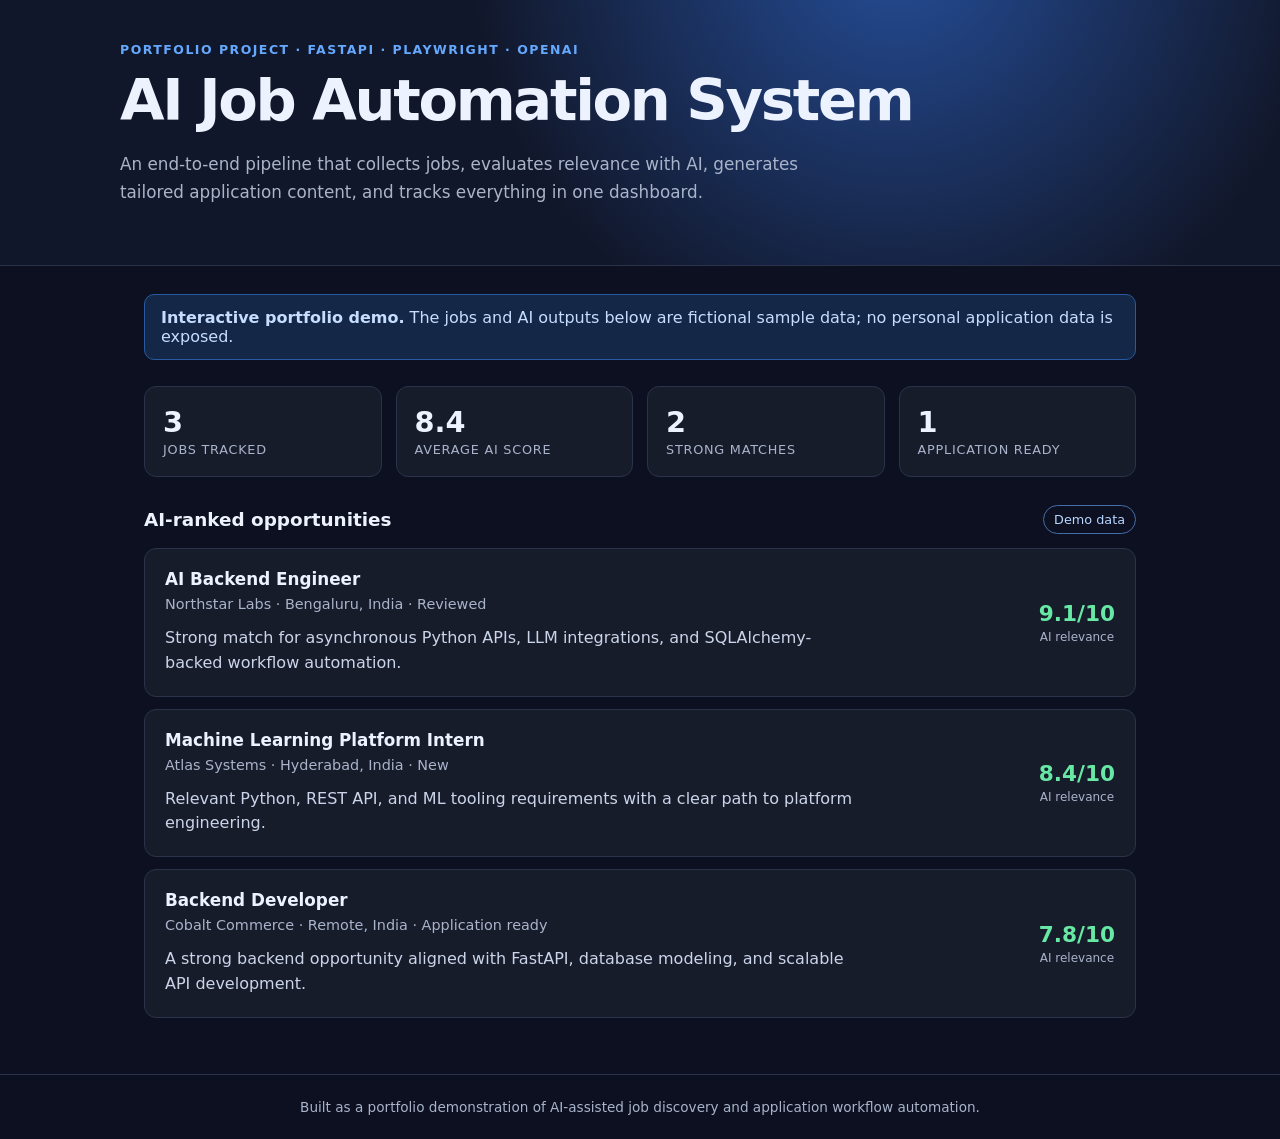
<file: docs/index.html>
<!doctype html>
<html lang="en">
<head>
  <meta charset="utf-8">
  <meta name="viewport" content="width=device-width, initial-scale=1">
  <title>AI Job Automation System | Portfolio Demo</title>
  <style>
    :root { color-scheme: dark; --panel:#171c2b; --line:#2a334a; --muted:#a9b4ca; --blue:#65a9ff; --green:#67e8a5; --amber:#fbd36d; }
    * { box-sizing:border-box; } body { margin:0; font-family:Inter, ui-sans-serif, system-ui, sans-serif; background:#0c1020; color:#edf2ff; }
    header { padding:42px max(24px,calc((100% - 1040px)/2)); background:radial-gradient(circle at 70% -20%,#254d97 0,transparent 45%),#11172a; border-bottom:1px solid var(--line); }
    .eyebrow { color:var(--blue); font-size:.78rem; font-weight:700; letter-spacing:.12em; text-transform:uppercase; } h1 { font-size:clamp(2rem,5vw,3.6rem); margin:10px 0; letter-spacing:-.04em; } header p { max-width:700px; color:var(--muted); font-size:1.05rem; line-height:1.65; }
    main { max-width:1040px; margin:auto; padding:28px 24px 56px; } .notice { background:#142747; border:1px solid #285aa1; color:#c7ddff; padding:13px 16px; border-radius:10px; margin-bottom:26px; }
    .stats { display:grid; grid-template-columns:repeat(4,1fr); gap:14px; margin-bottom:28px; } .stat { background:var(--panel); border:1px solid var(--line); border-radius:12px; padding:18px; } .stat b { font-size:1.8rem; display:block; } .stat span { color:var(--muted); font-size:.8rem; text-transform:uppercase; letter-spacing:.06em; }
    .toolbar { display:flex; justify-content:space-between; align-items:center; margin:20px 0 14px; } .toolbar h2 { margin:0; font-size:1.15rem; } .badge { border:1px solid #456da8; color:#b9d6ff; padding:6px 10px; border-radius:999px; font-size:.8rem; }
    .jobs { display:grid; gap:12px; } article { background:var(--panel); border:1px solid var(--line); border-radius:12px; padding:20px; display:flex; justify-content:space-between; gap:20px; } article:hover { border-color:#487dc4; } h3 { margin:0 0 7px; font-size:1.05rem; } .meta { color:var(--muted); font-size:.9rem; } .reason { color:#cbd5e9; margin:14px 0 0; line-height:1.55; max-width:690px; } .score { align-self:center; text-align:center; min-width:76px; } .score b { color:var(--green); font-size:1.35rem; } .score span { display:block; color:var(--muted); font-size:.75rem; margin-top:4px; }
    footer { border-top:1px solid var(--line); color:var(--muted); padding:24px; text-align:center; font-size:.85rem; }
    @media (max-width:650px) { .stats { grid-template-columns:repeat(2,1fr); } article { display:block; } .score { text-align:left; margin-top:18px; } }
  </style>
</head>
<body>
  <header>
    <div class="eyebrow">Portfolio Project · FastAPI · Playwright · OpenAI</div>
    <h1>AI Job Automation System</h1>
    <p>An end-to-end pipeline that collects jobs, evaluates relevance with AI, generates tailored application content, and tracks everything in one dashboard.</p>
  </header>
  <main>
    <div class="notice"><strong>Interactive portfolio demo.</strong> The jobs and AI outputs below are fictional sample data; no personal application data is exposed.</div>
    <section class="stats" aria-label="Dashboard statistics">
      <div class="stat"><b>3</b><span>Jobs tracked</span></div><div class="stat"><b>8.4</b><span>Average AI score</span></div><div class="stat"><b>2</b><span>Strong matches</span></div><div class="stat"><b>1</b><span>Application ready</span></div>
    </section>
    <div class="toolbar"><h2>AI-ranked opportunities</h2><span class="badge">Demo data</span></div>
    <section class="jobs">
      <article><div><h3>AI Backend Engineer</h3><div class="meta">Northstar Labs · Bengaluru, India · Reviewed</div><p class="reason">Strong match for asynchronous Python APIs, LLM integrations, and SQLAlchemy-backed workflow automation.</p></div><div class="score"><b>9.1/10</b><span>AI relevance</span></div></article>
      <article><div><h3>Machine Learning Platform Intern</h3><div class="meta">Atlas Systems · Hyderabad, India · New</div><p class="reason">Relevant Python, REST API, and ML tooling requirements with a clear path to platform engineering.</p></div><div class="score"><b>8.4/10</b><span>AI relevance</span></div></article>
      <article><div><h3>Backend Developer</h3><div class="meta">Cobalt Commerce · Remote, India · Application ready</div><p class="reason">A strong backend opportunity aligned with FastAPI, database modeling, and scalable API development.</p></div><div class="score"><b>7.8/10</b><span>AI relevance</span></div></article>
    </section>
  </main>
  <footer>Built as a portfolio demonstration of AI-assisted job discovery and application workflow automation.</footer>
</body>
</html>
</file>
